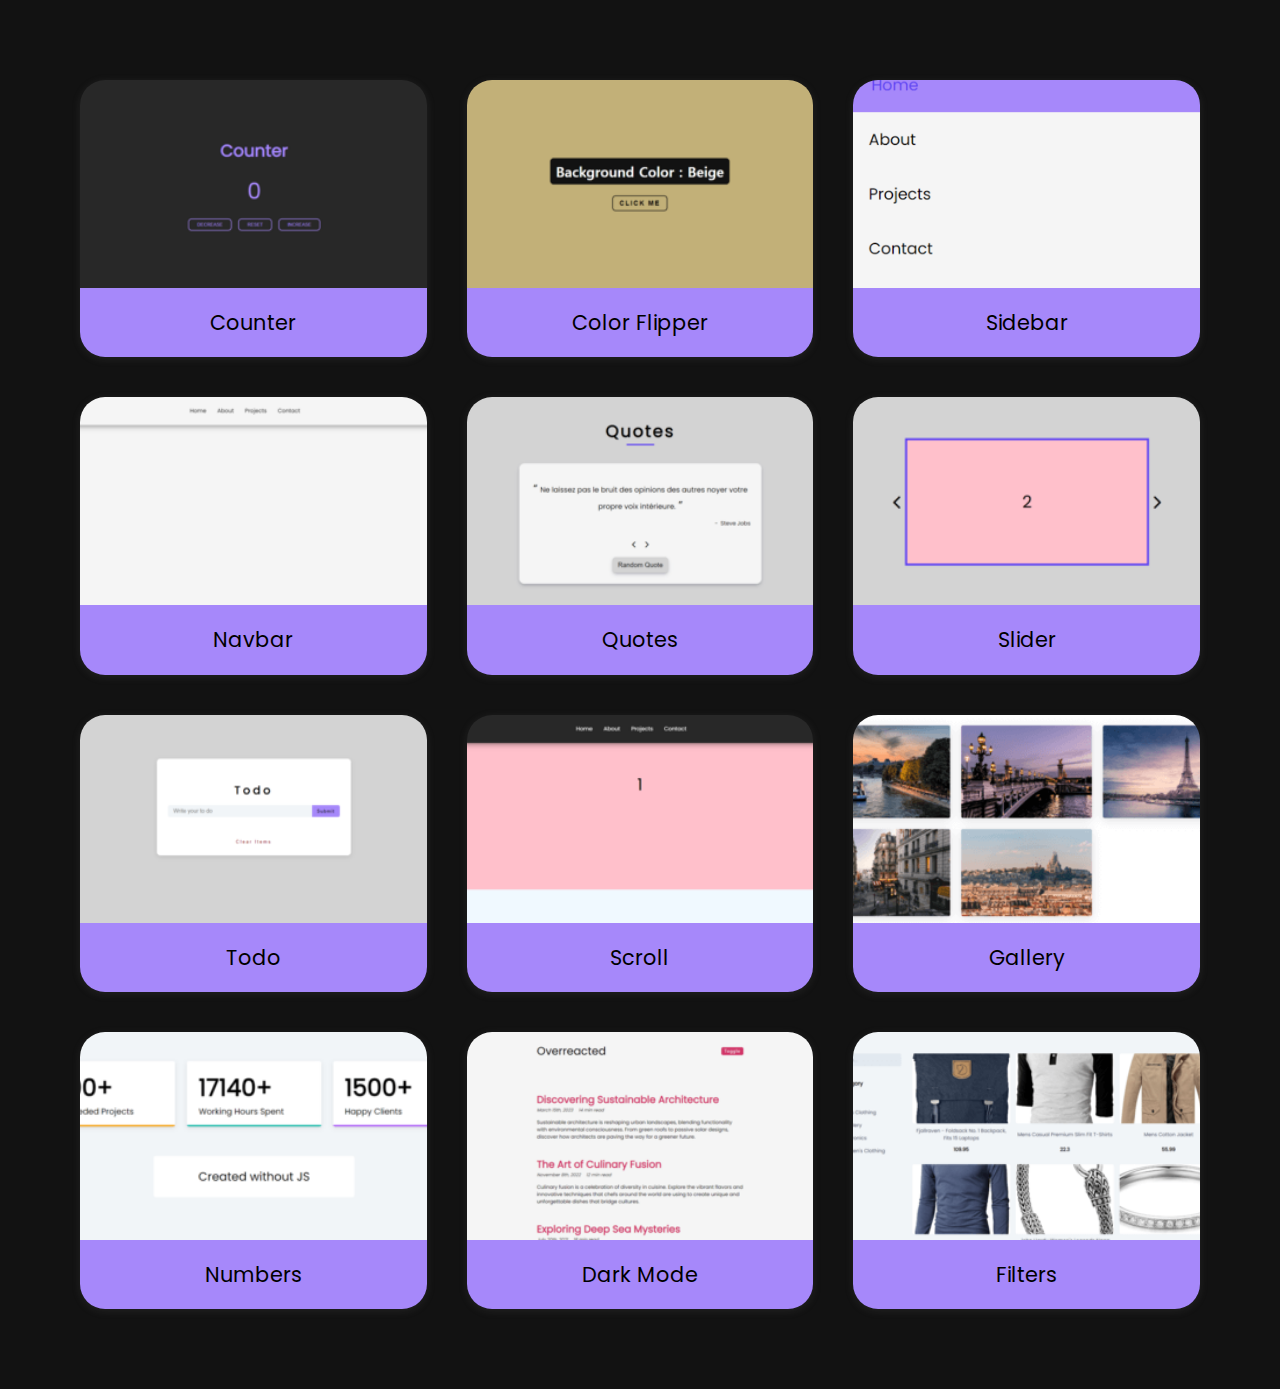
<file: index.html>
<!DOCTYPE html>
<html lang="en">
  <head>
    <meta charset="UTF-8" />
    <meta name="viewport" content="width=device-width, initial-scale=1.0" />
    <link rel="stylesheet" href="style.css" />
    <link rel="preconnect" href="https://fonts.googleapis.com" />
    <link rel="preconnect" href="https://fonts.gstatic.com" crossorigin />
    <link
      href="https://fonts.googleapis.com/css2?family=Poppins&display=swap"
      rel="stylesheet"
    />
    <title>VanillaJS exercises</title>
    <script src="main.js" defer></script>
  </head>
  <body>
    <main class="main">
      <ul class="cards">
        <li>
          <a class="card" href="./counter/index.html">
            <img
              class="card__img"
              src="./assets/counter.png"
              alt="counter"
              srcset=""
            />
            <span class="card__title">Counter</span>
          </a>
        </li>
        <li>
          <a class="card" href="./color_flipper/index.html">
            <img
              class="card__img"
              src="./assets/color_flipper.png"
              alt="color flipper"
              srcset=""
            />
            <span class="card__title">Color Flipper</span>
          </a>
        </li>
        <li>
          <a class="card" href="./sidebar/index.html">
            <img
              class="card__img"
              src="./assets/sidebar.png"
              alt="sidebar"
              srcset=""
            />
            <span class="card__title">Sidebar</span>
          </a>
        </li>
        <li>
          <a class="card" href="./navbar/index.html">
            <img
              class="card__img"
              src="./assets/navbar.png"
              alt="navbar"
              srcset=""
            />
            <span class="card__title">Navbar</span>
          </a>
        </li>
        <li>
          <a class="card" href="./quotes/index.html">
            <img
              class="card__img"
              src="./assets/quotes.png"
              alt="quotes"
              srcset=""
            />
            <span class="card__title">Quotes</span>
          </a>
        </li>
        <li>
          <a class="card" href="./slider/index.html">
            <img
              class="card__img"
              src="./assets/slider.png"
              alt="slider"
              srcset=""
            />
            <span class="card__title">Slider</span>
          </a>
        </li>
        <li>
          <a class="card" href="./todo/index.html">
            <img
              class="card__img"
              src="./assets/todo.png"
              alt="todo"
              srcset=""
            />
            <span class="card__title">Todo</span>
          </a>
        </li>
        <li>
          <a class="card" href="./scroll/index.html">
            <img
              class="card__img"
              src="./assets/scroll.png"
              alt="scroll"
              srcset=""
            />
            <span class="card__title">Scroll</span>
          </a>
        </li>
        <li>
          <a class="card" href="./gallery/index.html">
            <img
              class="card__img"
              src="./assets/gallery.png"
              alt="gallery"
              srcset=""
            />
            <span class="card__title">Gallery</span>
          </a>
        </li>
        <li>
          <a class="card" href="./numbers/index.html">
            <img
              class="card__img"
              src="./assets/numbers.png"
              alt="numbers"
              srcset=""
            />
            <span class="card__title">Numbers</span>
          </a>
        </li>
        <li>
          <a class="card" href="./dark_mode/index.html">
            <img
              class="card__img"
              src="./assets/dark_mode.png"
              alt="dark mode"
              srcset=""
            />
            <span class="card__title">Dark Mode</span>
          </a>
        </li>
        <li>
          <a class="card" href="./filters/index.html">
            <img
              class="card__img"
              src="./assets/filters.png"
              alt="filters"
              srcset=""
            />
            <span class="card__title">Filters</span>
          </a>
        </li>
      </ul>
    </main>
  </body>
</html>
</file>
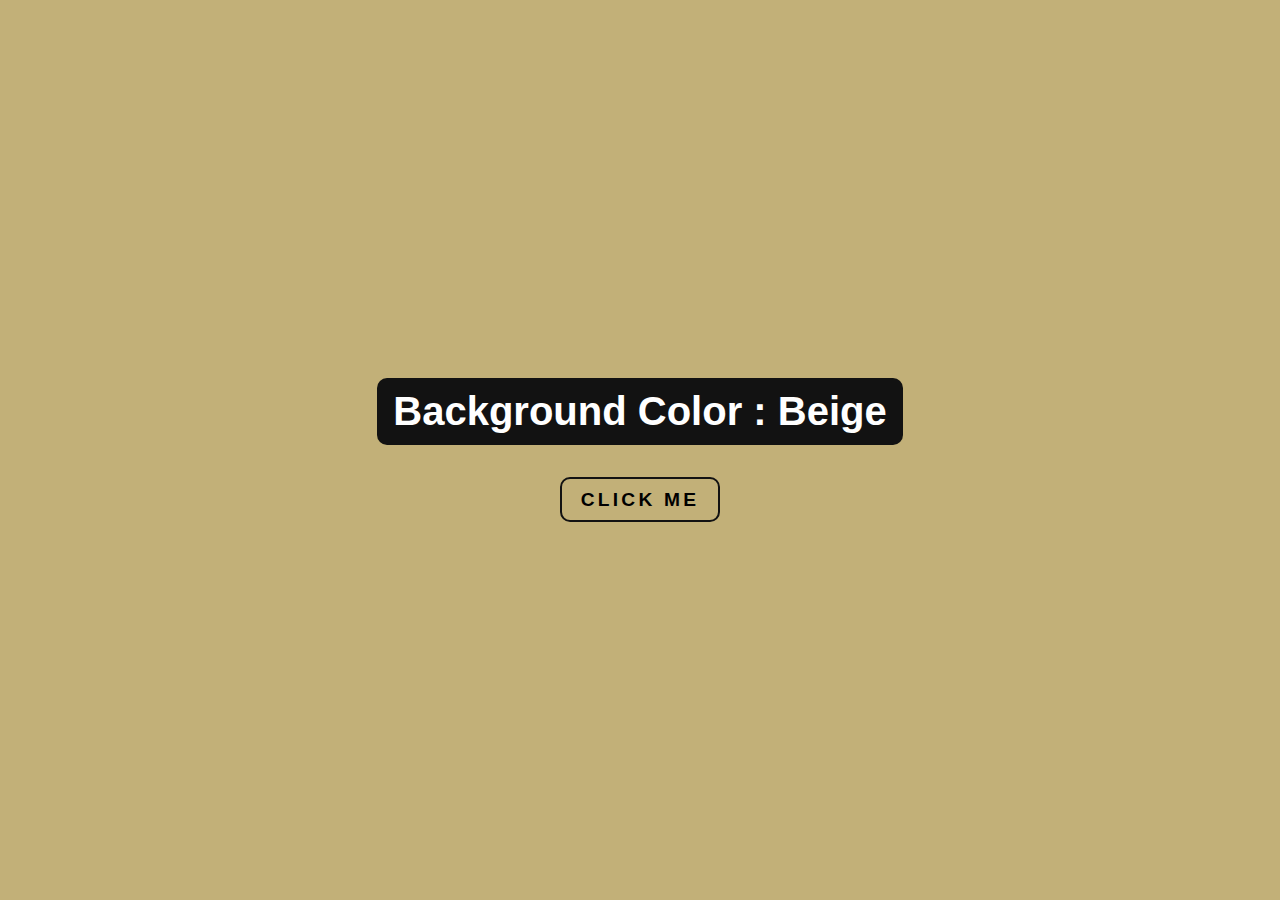
<file: color_flipper/index.html>
<!DOCTYPE html>
<html lang="en">
  <head>
    <meta charset="UTF-8" />
    <meta name="viewport" content="width=device-width, initial-scale=1.0" />
    <link rel="stylesheet" href="style.css" />
    <title>Color Flipper</title>
  </head>
  <body>
    <main class="main">
      <div class="container">
        <h1 class="title">
          Background Color : <span class="description">Beige</span>
        </h1>
        <button class="btn">CLICK ME</button>
      </div>
    </main>
    <script src="main.js" defer></script>
  </body>
</html>
</file>
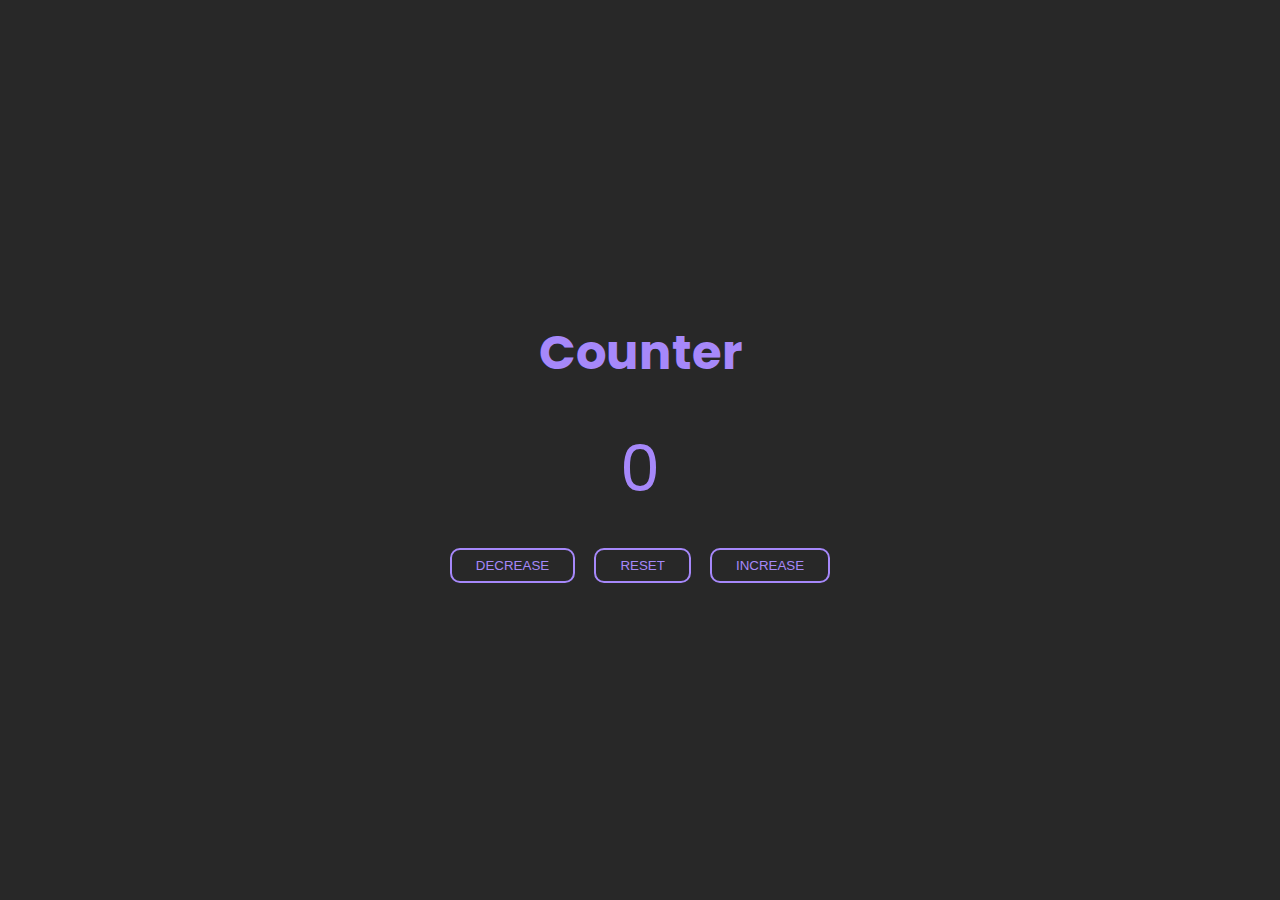
<file: counter/index.html>
<!DOCTYPE html>
<html lang="en">
  <head>
    <meta charset="UTF-8" />
    <meta name="viewport" content="width=device-width, initial-scale=1.0" />
    <link rel="stylesheet" href="style.css" />
    <link
      href="https://fonts.googleapis.com/css2?family=Poppins&display=swap"
      rel="stylesheet"
    />
    <title>Counter</title>
  </head>
  <body>
    <main class="main">
      <h1 class="title">Counter</h1>
      <p class="number">0</p>
      <div class="btns">
        <button class="btn btn-decrease">DECREASE</button>
        <button class="btn btn-reset">RESET</button>
        <button class="btn btn-increase">INCREASE</button>
      </div>
    </main>
    <script src="main.js" defer></script>
  </body>
</html>
</file>
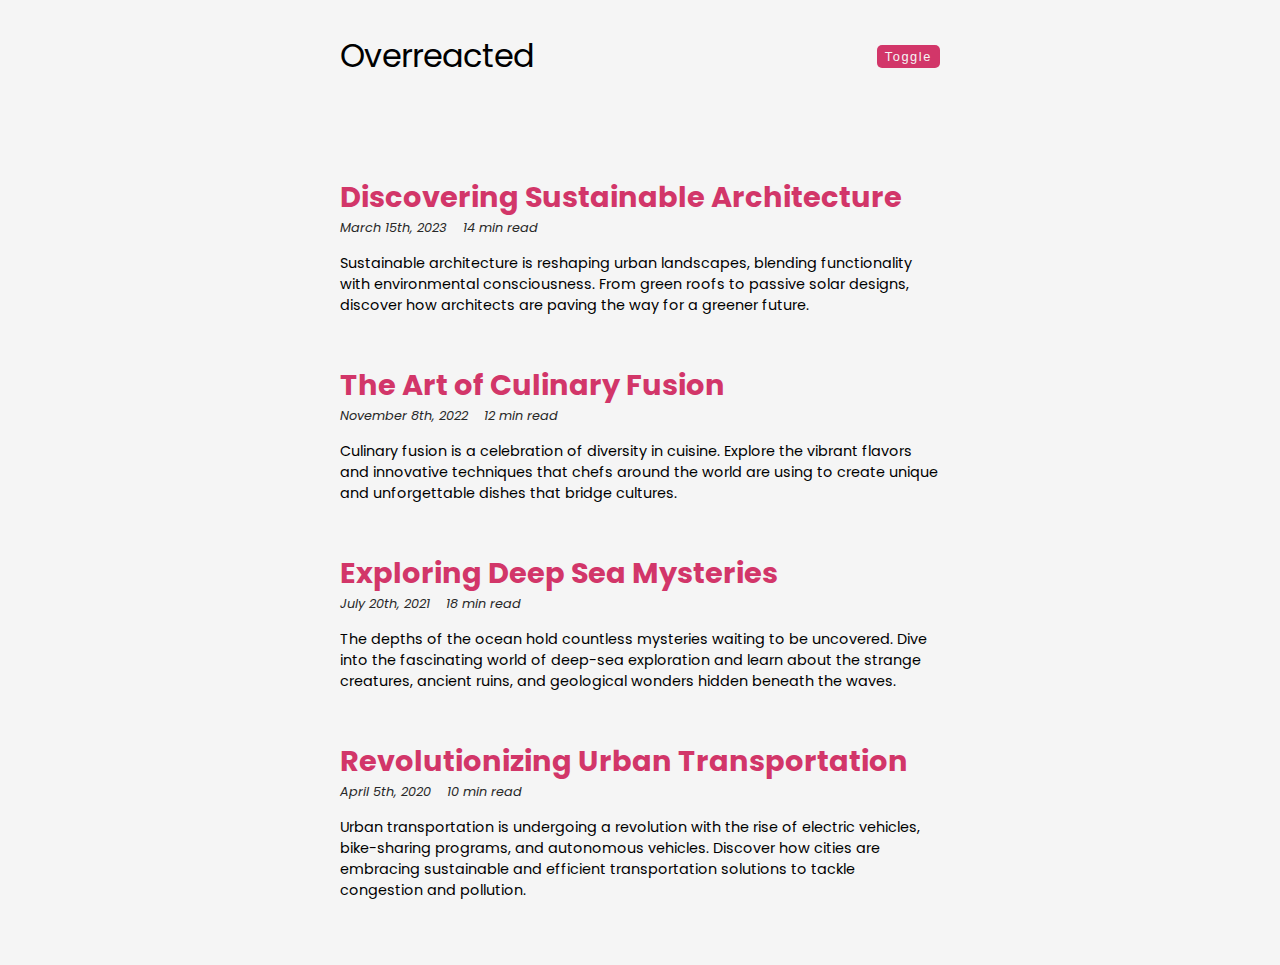
<file: dark_mode/index.html>
<!DOCTYPE html>
<html lang="en">
  <head>
    <meta charset="UTF-8" />
    <meta name="viewport" content="width=device-width, initial-scale=1.0" />
    <link rel="stylesheet" href="style.css" />
    <title>Dark Mode</title>
    <link
      href="https://fonts.googleapis.com/css2?family=Poppins&display=swap"
      rel="stylesheet"
    />
    <script src="main.js" defer></script>
  </head>
  <body class="dark-mode--body">
    <main class="main">
      <nav class="header">
        <span>Overreacted</span>
        <button class="toggle">Toggle</button>
      </nav>
      <section class="articles">
        <article class="article">
          <h2>Discovering Sustainable Architecture</h2>
          <div>
            <span>March 15th, 2023</span>
            <span>14 min read</span>
          </div>
          <p>
            Sustainable architecture is reshaping urban landscapes, blending
            functionality with environmental consciousness. From green roofs to
            passive solar designs, discover how architects are paving the way
            for a greener future.
          </p>
        </article>
        <article class="article">
          <h2>The Art of Culinary Fusion</h2>
          <div>
            <span>November 8th, 2022</span>
            <span>12 min read</span>
          </div>
          <p>
            Culinary fusion is a celebration of diversity in cuisine. Explore
            the vibrant flavors and innovative techniques that chefs around the
            world are using to create unique and unforgettable dishes that
            bridge cultures.
          </p>
        </article>
        <article class="article">
          <h2>Exploring Deep Sea Mysteries</h2>
          <div>
            <span>July 20th, 2021</span>
            <span>18 min read</span>
          </div>
          <p>
            The depths of the ocean hold countless mysteries waiting to be
            uncovered. Dive into the fascinating world of deep-sea exploration
            and learn about the strange creatures, ancient ruins, and geological
            wonders hidden beneath the waves.
          </p>
        </article>
        <article class="article">
          <h2>Revolutionizing Urban Transportation</h2>
          <div>
            <span>April 5th, 2020</span>
            <span>10 min read</span>
          </div>
          <p>
            Urban transportation is undergoing a revolution with the rise of
            electric vehicles, bike-sharing programs, and autonomous vehicles.
            Discover how cities are embracing sustainable and efficient
            transportation solutions to tackle congestion and pollution.
          </p>
        </article>
      </section>
    </main>
  </body>
</html>
</file>
<file: style.css>
:root {
  --color-primary-500: #a688fa;
  --color-surface-100: #121212;

  --font-size-xl: 1.3rem;
}

* {
  box-sizing: border-box;
}

body {
  height: 100vh;
  margin: 0;
  color: inherit;
  font-family: "Poppins", sans-serif;
  background-color: var(--color-surface-100);
}

ul,
li {
  list-style: none;
  padding-left: 0;
}

a {
  text-decoration: none;
}

a:link,
a:visited {
  color: black;
}

.main {
  padding: 5rem;
}

.cards {
  max-width: 1200px;
  margin: 0 auto;
  display: grid;
  grid-template-columns: repeat(3, 1fr);
  gap: 2.5rem;
}

.card {
  aspect-ratio: 5/4;
  display: flex;
  flex-direction: column;
  font-size: var(--font-size-xl);
  transition: all 0.3s;
  border-radius: 25px;
  overflow: hidden;
  box-shadow: rgba(99, 99, 99, 0.2) 0px 2px 8px 0px;
  cursor: pointer;
}

.card:hover {
  transform: scale(1.05);
}

.card__img {
  width: 100%;
  height: 75%;
  object-fit: cover;
}

.card__title {
  display: flex;
  justify-content: center;
  align-items: center;
  height: 25%;
  overflow: hidden;
  white-space: nowrap;
  text-overflow: ellipsis;
  background-color: var(--color-primary-500);
}
</file>
<file: color_flipper/style.css>
:root {
  --color-primary-500: #a688fa;
  --color-surface-100: #121212;

  --font-size-xl: 1.3rem;
}

* {
  box-sizing: border-box;
  margin: 0;
  padding: 0;
}

body {
  height: 100vh;
  color: inherit;
  font-family: "Poppins", sans-serif;
  background-color: #C2B078;
}

.main {
  height: 100%;
  display: flex;
  flex-direction: column;
  justify-content: center;
  align-items: center;
}

.container {
  display: flex;
  flex-direction: column;
  align-items: center;
  justify-content: center;
  gap: 2rem;
}

.title {
  font-size: 2.5rem;
  font-weight: 700;
  background-color: var(--color-surface-100);
  color: white;
  padding: 0.7rem 1rem;
  border-radius: 10px;
}

.btn {
  background-color: transparent;
  padding: 0.6rem 1.2rem;
  border: 2px solid var(--color-surface-100);
  border-radius: 10px;
  font-size: 1.2rem;
  font-weight: 700;
  cursor: pointer;
  transition: all 0.2s ease-in;
  letter-spacing: 0.2rem;
}

.btn:hover {
  background-color: var(--color-surface-100);
  color: white;
}
</file>
<file: counter/style.css>
:root {
  --color-primary-500: #a688fa;
  --color-surface-200: #282828;
  --color-surface-100: #121212;

  --font-size-xl: 1.3rem;
}

* {
  box-sizing: border-box;
  margin: 0;
  padding: 0;
}

body {
  height: 100vh;
  font-family: "Poppins", sans-serif;
  display: flex;
  justify-content: center;
  align-items: center;
  background-color: var(--color-surface-200);
}

.main {
  display: flex;
  flex-direction: column;
  justify-content: center;
  align-items: center;
  gap: 2rem;
}

.title {
  color: var(--color-primary-500);
  font-size: 3rem;
}

.number {
  color: var(--color-primary-500);
  font-size: 4rem;
}

.btns {
  display: flex;
  gap: 1.2rem;
}

.btn {
  border: 2px solid var(--color-primary-500);
  background-color: transparent;
  color: var(--color-primary-500);
  padding: 0.5rem 1.5rem;
  border-radius: 10px;
  cursor: pointer;
  transition: all 0.3s ease-in;
}

.btn:hover {
  background-color: var(--color-primary-500);
  color: var(--color-surface-100);
}
</file>
<file: dark_mode/style.css>
:root {
  --body-color: #f5f5f5;
  --font-color: black;
  --italic-color: #282828;
  --color-pink: #d23669;
}

[data-dark-mode] {
  --body-color: #282828;
  --font-color: #f5f5f5;
  --italic-color: #cbd5e1;
  --color-pink: #ffa7c4;
}

* {
  box-sizing: border-box;
  margin: 0;
  padding: 0;
  transition: all 0.3s linear;
}

body {
  height: 100%;
  font-family: "Poppins", sans-serif;
  height: 100vh;
  background-color: var(--body-color);
}

.header {
  margin: 0 auto;
  padding: 2rem 0;
  width: 90vw;
  max-width: 600px;
  display: flex;
  justify-content: space-between;
  align-items: center;
}

.header span {
  font-size: 2rem;
  color: var(--font-color);
}

.toggle {
  background-color: var(--color-pink);
  padding: 0.25rem 0.5rem;
  border-radius: 5px;
  border: none;
  font-size: 0.8rem;
  letter-spacing: 0.1rem;
  cursor: pointer;
  color: var(--body-color);
}

.articles {
  width: 90vw;
  max-width: 600px;
  margin: 0 auto;
  padding: 4rem 0;
  display: flex;
  flex-direction: column;
  gap: 3rem;
}

.article h2 {
  font-size: 1.8rem;
  color: var(--color-pink);
}

.article div {
  display: flex;
  gap: 1rem;
  font-style: italic;
  color: var(--italic-color);
  font-size: 0.8rem;
  margin-bottom: 1rem;
}

.article p {
  font-size: 0.9rem;
  color: var(--font-color);
}
</file>
